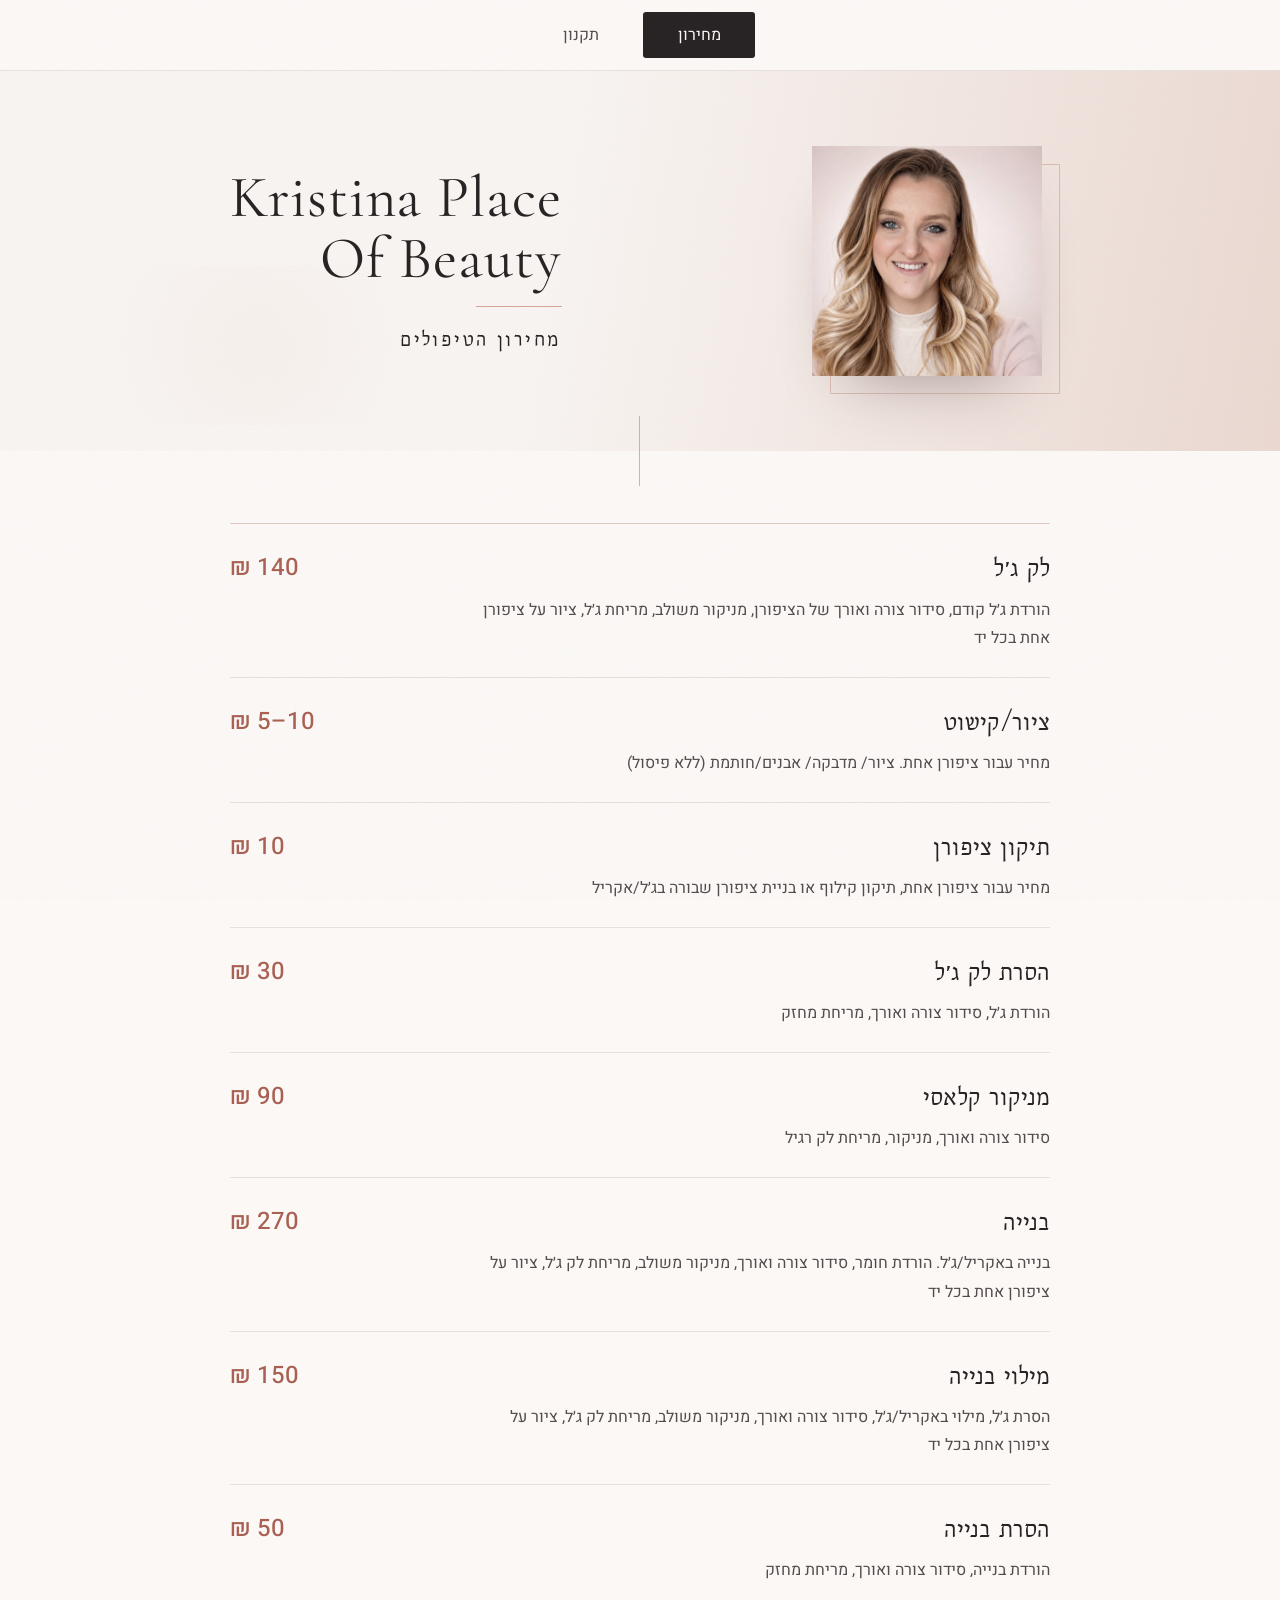
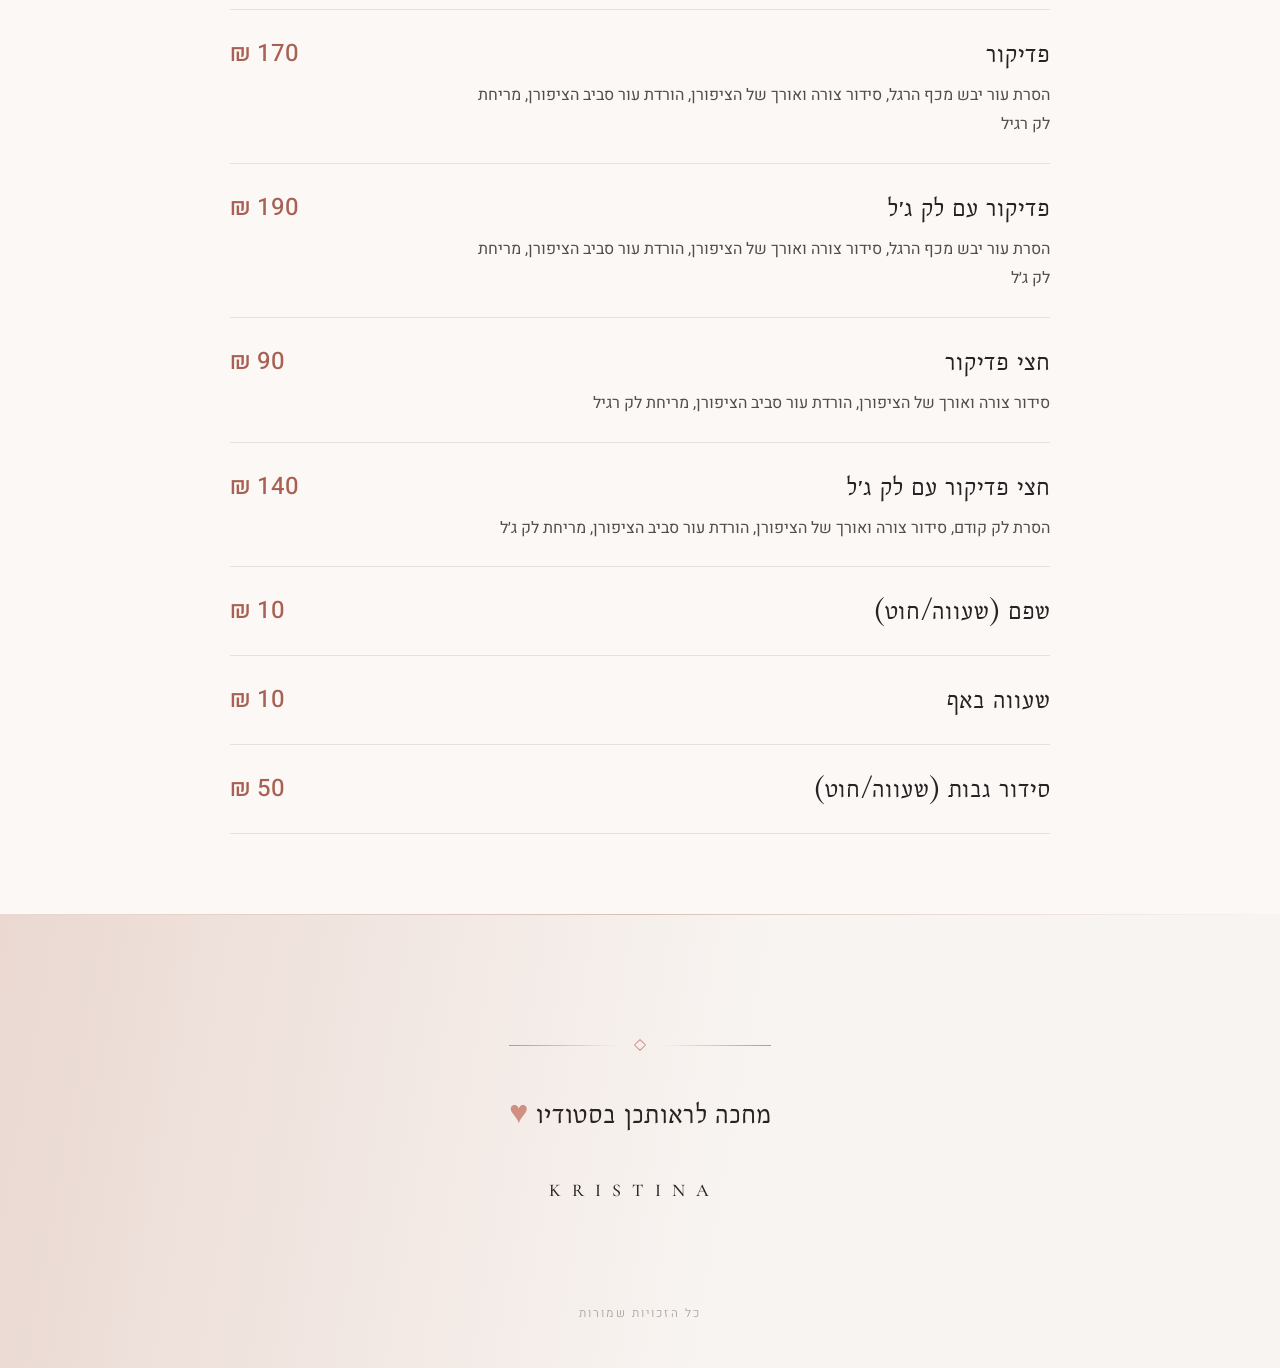
<file: index.html>
<!DOCTYPE html>
<html lang="he" dir="rtl">
<head>
<meta charset="utf-8">
<meta name="viewport" content="width=device-width, initial-scale=1, viewport-fit=cover">
<title>Kristina Place Of Beauty | מחירון ותקנון</title>
<meta name="description" content="כל המידע לקראת הביקור בסטודיו: טיפולים, מחירים ותקנון.">
<meta name="theme-color" content="#f8f4f1">
<meta name="color-scheme" content="light">

<!-- ============================================================
     תצוגה מקדימה בשיתוף (וואטסאפ / פייסבוק / טלגרם)
     חשוב: וואטסאפ קורא רק כתובות מלאות (https://...) - לא נתיב יחסי.
     ============================================================ -->
<link rel="canonical" href="https://kristinapolicy.vercel.app/">
<meta property="og:type" content="website">
<meta property="og:locale" content="he_IL">
<meta property="og:site_name" content="Kristina Place Of Beauty">
<meta property="og:url" content="https://kristinapolicy.vercel.app/">
<meta property="og:title" content="Kristina Place Of Beauty | מחירון ותקנון">
<meta property="og:description" content="כל המידע לקראת הביקור בסטודיו: טיפולים, מחירים ותקנון.">
<meta property="og:image" content="https://kristinapolicy.vercel.app/images/share-general.jpg?v=1">
<meta property="og:image:secure_url" content="https://kristinapolicy.vercel.app/images/share-general.jpg?v=1">
<meta property="og:image:type" content="image/jpeg">
<meta property="og:image:width" content="1200">
<meta property="og:image:height" content="630">
<meta property="og:image:alt" content="Kristina Place Of Beauty | מחירון ותקנון">

<meta name="twitter:card" content="summary_large_image">
<meta name="twitter:title" content="Kristina Place Of Beauty | מחירון ותקנון">
<meta name="twitter:description" content="כל המידע לקראת הביקור בסטודיו: טיפולים, מחירים ותקנון.">
<meta name="twitter:image" content="https://kristinapolicy.vercel.app/images/share-general.jpg?v=1">

<link rel="icon" href="images/favicon.png" type="image/png">
<link rel="apple-touch-icon" href="images/apple-touch-icon.png">

<link rel="preconnect" href="https://fonts.googleapis.com">
<link rel="preconnect" href="https://fonts.gstatic.com" crossorigin>
<link href="https://fonts.googleapis.com/css2?family=Bellefair&family=Cormorant+Garamond:ital,wght@0,300;0,400;0,500;0,600;1,400&family=Heebo:wght@300;400;500;600;700&display=swap" rel="stylesheet">

<link rel="stylesheet" href="styles.css">
</head>

<body class="price-page">

<nav class="page-nav" aria-label="עמודי הסטודיו">
  <div class="wrap page-nav__tabs">
    <a href="#prices" data-page="prices" aria-current="page">מחירון</a>
    <a href="#terms" data-page="terms">תקנון</a>
  </div>
</nav>

<div class="progress" id="progress" aria-hidden="true"></div>
<div class="glow" id="glow" aria-hidden="true"></div>

<!-- icon sprite -->
<svg width="0" height="0" style="position:absolute" aria-hidden="true" focusable="false">
  <symbol id="i-diamond" viewBox="0 0 24 24" fill="none" stroke="currentColor" stroke-width="1.8" stroke-linejoin="round">
    <path d="M12 2.6l9.4 9.4L12 21.4 2.6 12 12 2.6z"/>
  </symbol>
</svg>

<!-- ============================ HERO ============================ -->
<header class="hero" id="home">
  <div class="wrap hero__inner">
    <figure class="portrait fade" style="--d:.05s">
      <img class="portrait__img"
           src="images/kris.avif"
           alt="קריסטינה, בעלת הסטודיו Kristina Place Of Beauty"
           width="1080" height="1080"
           fetchpriority="high" decoding="async">
    </figure>

    <div class="hero__copy">
      <h1 class="hero__title fade" style="--d:.18s">
        <span class="hero__brand">Kristina Place Of Beauty</span>
        <span class="hero__doc">מחירון הטיפולים</span>
      </h1>
    </div>
  </div>
</header>

<!-- ============================ CONTENT ============================ -->
<main class="sheet" id="about">
<section id="prices" class="page-panel" aria-label="מחירון הטיפולים">
  <div class="wrap">
    <div class="price-list">
      <article class="price-item">
        <h2>לק ג׳ל</h2>
        <span class="price-item__amount"><bdi dir="ltr">140</bdi> ₪</span>
        <p>הורדת ג׳ל קודם, סידור צורה ואורך של הציפורן, מניקור משולב, מריחת ג׳ל, ציור על ציפורן אחת בכל יד</p>
      </article>
      <article class="price-item">
        <h2>ציור/קישוט</h2>
        <span class="price-item__amount"><bdi dir="ltr">5–10</bdi> ₪</span>
        <p>מחיר עבור ציפורן אחת. ציור/ מדבקה/ אבנים/חותמת (ללא פיסול)</p>
      </article>
      <article class="price-item">
        <h2>תיקון ציפורן</h2>
        <span class="price-item__amount"><bdi dir="ltr">10</bdi> ₪</span>
        <p>מחיר עבור ציפורן אחת, תיקון קילוף או בניית ציפורן שבורה בג׳ל/אקריל</p>
      </article>
      <article class="price-item">
        <h2>הסרת לק ג׳ל</h2>
        <span class="price-item__amount"><bdi dir="ltr">30</bdi> ₪</span>
        <p>הורדת ג׳ל, סידור צורה ואורך, מריחת מחזק</p>
      </article>
      <article class="price-item">
        <h2>מניקור קלאסי</h2>
        <span class="price-item__amount"><bdi dir="ltr">90</bdi> ₪</span>
        <p>סידור צורה ואורך, מניקור, מריחת לק רגיל</p>
      </article>
      <article class="price-item">
        <h2>בנייה</h2>
        <span class="price-item__amount"><bdi dir="ltr">270</bdi> ₪</span>
        <p>בנייה באקריל/ג׳ל. הורדת חומר, סידור צורה ואורך, מניקור משולב, מריחת לק ג׳ל, ציור על ציפורן אחת בכל יד</p>
      </article>
      <article class="price-item">
        <h2>מילוי בנייה</h2>
        <span class="price-item__amount"><bdi dir="ltr">150</bdi> ₪</span>
        <p>הסרת ג׳ל, מילוי באקריל/ג׳ל, סידור צורה ואורך, מניקור משולב, מריחת לק ג׳ל, ציור על ציפורן אחת בכל יד</p>
      </article>
      <article class="price-item">
        <h2>הסרת בנייה</h2>
        <span class="price-item__amount"><bdi dir="ltr">50</bdi> ₪</span>
        <p>הורדת בנייה, סידור צורה ואורך, מריחת מחזק</p>
      </article>
      <article class="price-item">
        <h2>פדיקור</h2>
        <span class="price-item__amount"><bdi dir="ltr">170</bdi> ₪</span>
        <p>הסרת עור יבש מכף הרגל, סידור צורה ואורך של הציפורן, הורדת עור סביב הציפורן, מריחת לק רגיל</p>
      </article>
      <article class="price-item">
        <h2>פדיקור עם לק ג׳ל</h2>
        <span class="price-item__amount"><bdi dir="ltr">190</bdi> ₪</span>
        <p>הסרת עור יבש מכף הרגל, סידור צורה ואורך של הציפורן, הורדת עור סביב הציפורן, מריחת לק ג׳ל</p>
      </article>
      <article class="price-item">
        <h2>חצי פדיקור</h2>
        <span class="price-item__amount"><bdi dir="ltr">90</bdi> ₪</span>
        <p>סידור צורה ואורך של הציפורן, הורדת עור סביב הציפורן, מריחת לק רגיל</p>
      </article>
      <article class="price-item">
        <h2>חצי פדיקור עם לק ג׳ל</h2>
        <span class="price-item__amount"><bdi dir="ltr">140</bdi> ₪</span>
        <p>הסרת לק קודם, סידור צורה ואורך של הציפורן, הורדת עור סביב הציפורן, מריחת לק ג׳ל</p>
      </article>
      <article class="price-item">
        <h2>שפם (שעווה/חוט)</h2>
        <span class="price-item__amount"><bdi dir="ltr">10</bdi> ₪</span>
      </article>
      <article class="price-item">
        <h2>שעווה באף</h2>
        <span class="price-item__amount"><bdi dir="ltr">10</bdi> ₪</span>
      </article>
      <article class="price-item">
        <h2>סידור גבות (שעווה/חוט)</h2>
        <span class="price-item__amount"><bdi dir="ltr">50</bdi> ₪</span>
      </article>
    </div>
  </div>
</section>
<section id="terms" class="page-panel" aria-label="תקנון הסטודיו">
  <div class="wrap">

    <!-- intro -->
    <section class="intro reveal">
      <h2>ברוכות <em>הבאות!</em></h2>
      <p>
        כדי שנוכל להעניק לכן שירות מקצועי, מדויק ואיכותי, וכדי לשמור על הזמן ועל הבריאות של כולן,
        אנא קראו בעיון את נהלי הסטודיו.
      </p>
    </section>

    <div class="cards">

      <!-- 01 -->
      <article class="card reveal" id="s1">
        <div class="card__head">
          <span class="card__badge">1</span>
          <h3>מדיניות ביטולים ושינוי תורים</h3>
        </div>
        <ul class="rules">
          <li style="--i:0"><span class="dot" aria-hidden="true"></span><p><strong>ביטול יום לפני התור:</strong> ביטול המבוצע יום קלנדרי אחד לפני מועד התור יגרור חיוב של <span class="chip">50%</span> מעלות הטיפול שהוזמן.</p></li>
          <li style="--i:1"><span class="dot" aria-hidden="true"></span><p><strong>ביטול ביום התור:</strong> ביטול ביום הטיפול, מכל סיבה שהיא, יגרור חיוב של <span class="chip">100%</span> מעלות הטיפול שהוזמן.</p></li>
          <li class="note" style="--i:2"><span class="dot" aria-hidden="true"></span><p><strong>שימו לב:</strong> קביעת תור חדש תתאפשר אך ורק לאחר הסדרת התשלום עבור התור שבוטל.</p></li>
          <li style="--i:3"><span class="dot" aria-hidden="true"></span><p><strong>שינוי סוג הטיפול שהוזמן:</strong> אם נקבע טיפול מסוים, למשל לק ג'ל או מבנה אנטומי, לא ניתן לשנותו במועד ההגעה לטיפול, כגון להסרת ג'ל בלבד. שינוי בסוג הטיפול דורש הודעה של <span class="chip">48 שעות</span> מראש. שינוי בהתראה קצרה מ־48 שעות יחויב לפי הטיפול המקורי ששוריין.</p></li>
        </ul>
      </article>

      <!-- 02 -->
      <article class="card reveal" id="s2">
        <div class="card__head">
          <span class="card__badge">2</span>
          <h3>זמני פעילות והודעות ביטול</h3>
        </div>
        <ul class="rules">
          <li style="--i:0"><span class="dot" aria-hidden="true"></span><p>ימי שישי ושבת, וכן השעות שלאחר <span class="chip">16:00</span> בימים ראשון עד חמישי, נחשבים לזמנים שבהם הסטודיו סגור.</p></li>
          <li style="--i:1"><span class="dot" aria-hidden="true"></span><p>הודעת ביטול שתישלח בזמנים אלה תיחשב כאילו התקבלה ביום העסקים הבא, ותסווג כביטול ביום התור, הכרוך בחיוב מלא.</p></li>
        </ul>
      </article>

      <!-- 03 -->
      <article class="card reveal" id="s3">
        <div class="card__head">
          <span class="card__badge">3</span>
          <h3>מדיניות איחורים והקדמות</h3>
        </div>
        <ul class="rules">
          <li style="--i:0"><span class="dot" aria-hidden="true"></span><p><strong>הקדמה:</strong> אין להקדים להגיע לסטודיו ללא תיאום מראש. אם הגעתן מוקדם יותר, יש ליצור קשר ולוודא שניתן לקבל אתכן לפני השעה שנקבעה.</p></li>
          <li style="--i:1"><span class="dot" aria-hidden="true"></span><p><strong>איחור של עד 10 דקות:</strong> אם אין מרווח זמן בלוח הזמנים, יבוצע טיפול בסיסי בלבד: בסיס טבעי, ללא עיצובים, ציורים, מורכבויות או מדבקות.</p></li>
          <li style="--i:2"><span class="dot" aria-hidden="true"></span><p><strong>איחור של יותר מ־10 דקות:</strong> לא יתאפשר טיפול. האיחור ייחשב כביטול ביום הטיפול ויגרור חיוב מלא של <span class="chip">100%</span>.</p></li>
          <li class="note" style="--i:3"><span class="dot" aria-hidden="true"></span><p><strong>תקשורת מראש:</strong> אם אתן רואות שאתן עלולות לאחר, אנא צרו קשר בהקדם כדי שננסה למצוא פתרון. אם לא יימצא פתרון, הנהלים שלעיל יחולו במלואם.</p></li>
        </ul>
      </article>

      <!-- 04 -->
      <article class="card reveal" id="s4">
        <div class="card__head">
          <span class="card__badge">4</span>
          <h3>אחריות על העבודה ותיקונים</h3>
        </div>
        <ul class="rules">
          <li style="--i:0"><span class="dot" aria-hidden="true"></span><p><strong>התרוממות הלק:</strong> ניתנת אחריות מלאה למשך <span class="chip">3 ימים</span> ממועד ביצוע הטיפול. תיקון במסגרת האחריות מותנה בתיאום מראש.</p></li>
          <li style="--i:1"><span class="dot" aria-hidden="true"></span><p><strong>בתום תקופת האחריות:</strong> תיקון ציפורן יבוצע בתשלום לפי המחירון העדכני ובתיאום מראש.</p></li>
          <li style="--i:2"><span class="dot" aria-hidden="true"></span><p><strong>שבירת ציפורן:</strong> אין אחריות על ציפורן שנשברה כתוצאה ממכה או מנזק מכני. ניתן לתאם תור לבנייה או לתיקון ציפורן, בתשלום לפי המחירון ובתיאום מראש.</p></li>
        </ul>
      </article>

      <!-- 05 -->
      <article class="card reveal" id="s5">
        <div class="card__head">
          <span class="card__badge">5</span>
          <h3>מצב בריאותי ומחלות ציפורניים</h3>
        </div>
        <ul class="rules">
          <li style="--i:0"><span class="dot" aria-hidden="true"></span><p>אין להגיע לטיפול במקרים של פטרת, ירוקת, פצע פתוח או דלקת סביב הציפורן.</p></li>
          <li style="--i:1"><span class="dot" aria-hidden="true"></span><p>במקרים אלה לא יינתן טיפול מטעמי היגיינה ובטיחות, והלקוחה תופנה לטיפול או לייעוץ רפואי.</p></li>
        </ul>
      </article>

      <!-- 06 -->
      <article class="card reveal" id="s6">
        <div class="card__head">
          <span class="card__badge">6</span>
          <h3>שימוש בחומרי הסטודיו בלבד</h3>
        </div>
        <ul class="rules">
          <li style="--i:0"><span class="dot" aria-hidden="true"></span><p>העבודה בסטודיו מתבצעת אך ורק באמצעות החומרים והתכשירים המאושרים והקיימים בקליניקה.</p></li>
          <li style="--i:1"><span class="dot" aria-hidden="true"></span><p>אין להגיע עם לקים, ג'לים או תכשירים חיצוניים שנרכשו באופן עצמאי ולבקש להשתמש בהם. אם לא תהיה הסכמה לשימוש בחומרי הקליניקה, הטיפול לא יבוצע.</p></li>
        </ul>
      </article>

      <!-- 07 -->
      <article class="card reveal" id="s7">
        <div class="card__head">
          <span class="card__badge">7</span>
          <h3>הגעה ללא מלווים</h3>
        </div>
        <ul class="rules">
          <li style="--i:0"><span class="dot" aria-hidden="true"></span><p>כדי לשמור על אווירה רגועה, סטרילית וממוקדת, ההגעה לסטודיו היא ללקוחה בלבד, ללא מלווים, לרבות ילדים, חברות או בני זוג.</p></li>
        </ul>
      </article>

      <!-- 08 -->
      <article class="card reveal" id="s8">
        <div class="card__head">
          <span class="card__badge">8</span>
          <h3>תשלום עבור השירות</h3>
        </div>
        <ul class="rules">
          <li style="--i:0"><span class="dot" aria-hidden="true"></span><p>התשלום עבור הטיפול מבוצע במקום, לפני תחילת הטיפול או בסיומו בלבד.</p></li>
          <li style="--i:1"><span class="dot" aria-hidden="true"></span><p>לא קיימת אפשרות לדחיית תשלום או ל"תשלום בהמשך".</p></li>
        </ul>
      </article>

      <!-- 09 -->
      <article class="card reveal" id="s9">
        <div class="card__head">
          <span class="card__badge">9</span>
          <h3>תיאום מראש לפי סוג הטיפול והעיצוב</h3>
        </div>
        <ul class="rules">
          <li style="--i:0"><span class="dot" aria-hidden="true"></span><p>חובה לבחור ולשריין מראש את התור המתאים לשירות המבוקש. אם מתוכנן עיצוב מורכב, כגון עיצוב לכל עשר הציפורניים, ציורים או אלמנטים הדורשים זמן עבודה נוסף, יש לעדכן על כך בעת קביעת התור כדי להבטיח מרווח זמן מספק. לא ניתן לבצע עיצובים החורגים מהזמן ששוריין בפועל.</p></li>
        </ul>
      </article>

      <!-- 10 -->
      <article class="card reveal" id="s10">
        <div class="card__head">
          <span class="card__badge">10</span>
          <h3>אישור עיצוב, צבע ושינויים לאחר סיום הטיפול</h3>
        </div>
        <ul class="rules">
          <li style="--i:0"><span class="dot" aria-hidden="true"></span><p>בחירת הצבע והעיצוב נעשית בתיאום מלא במהלך הטיפול. לאחר סיום התור לא ניתן לבצע שינויים או החלפות ללא עלות. אם אינך מרוצה מהבחירה לאחר סיום הטיפול, שינוי הצבע או העיצוב יתאפשר אך ורק בתור חדש ובתשלום מלא לפי המחירון.</p></li>
        </ul>
      </article>

      <!-- 11 -->
      <article class="card reveal" id="s11">
        <div class="card__head">
          <span class="card__badge">11</span>
          <h3>תמונות השראה</h3>
        </div>
        <ul class="rules">
          <li style="--i:0"><span class="dot" aria-hidden="true"></span><p>ניתן להביא תמונות השראה מהאתר Pinterest, תמונות שנוצרו בבינה מלאכותית (AI) או עבודות של אמניות אחרות. עם זאת, אין התחייבות להעתקה מדויקת. עבודת יד מושפעת ממבנה הציפורן, מהטכניקה ומהחומרים, ולכן התוצאה תהיה בהשראת התמונה בלבד. התחייבות לתוצאה מדויקת ניתנת רק לעבודות מתוך תיק העבודות הרשמי של הסטודיו.</p></li>
        </ul>
      </article>

    </div>
  </div>
</section>
</main>

<!-- ============================ FOOTER ============================ -->
<footer class="foot" id="contact">
  <div class="wrap foot__inner">
    <div class="ornament reveal">
      <i></i><svg><use href="#i-diamond"/></svg><i></i>
    </div>


    <p class="thanks reveal">מחכה לראותכן בסטודיו <span class="heart">♥</span></p>
    <p class="brand reveal">Kristina</p>
    <p class="brand brand--sub reveal">Place&nbsp;Of&nbsp;Beauty</p>
    <p class="rights">כל הזכויות שמורות</p>
  </div>
</footer>

<!-- side rail -->
<aside class="rail" id="rail" aria-hidden="true">
  <b id="railNum">01</b>
  <span class="track"><i id="railFill"></i></span>
  <small>11</small>
</aside>

<script src="navigation.js"></script>
<script>
(function () {
  var reduce = window.matchMedia('(prefers-reduced-motion: reduce)').matches;

  /* ---- reveal on scroll ----
     Runs under reduced motion too: CSS downgrades it to a plain opacity fade
     rather than removing the cue that content is arriving. */
  var targets = document.querySelectorAll('.reveal, .card');
  if ('IntersectionObserver' in window) {
    var io = new IntersectionObserver(function (entries) {
      entries.forEach(function (e) {
        if (e.isIntersecting) { e.target.classList.add('in'); io.unobserve(e.target); }
      });
    }, { rootMargin: '0px 0px -12% 0px', threshold: 0.12 });
    targets.forEach(function (t) { io.observe(t); });
  } else {
    targets.forEach(function (t) { t.classList.add('in'); });
  }

  /* ---- idle the ambient loops while their section is off-screen ----
     Orbs, shimmer and the scroll cue are infinite animations; there is no
     reason to burn GPU on them once the user has scrolled past. */
  if ('IntersectionObserver' in window) {
    var pauseIO = new IntersectionObserver(function (entries) {
      entries.forEach(function (e) { e.target.classList.toggle('paused', !e.isIntersecting); });
    }, { threshold: 0 });
    document.querySelectorAll('.hero, .foot').forEach(function (s) { pauseIO.observe(s); });
  }

  /* ---- scroll progress + side rail ---- */
  var bar   = document.getElementById('progress');
  var rail  = document.getElementById('rail');
  var rNum  = document.getElementById('railNum');
  var rFill = document.getElementById('railFill');
  var cards = Array.prototype.slice.call(document.querySelectorAll('.card'));
  var ticking = false;

  function onScroll() {
    var doc = document.documentElement;
    var max = doc.scrollHeight - window.innerHeight;
    var p = max > 0 ? Math.min(1, Math.max(0, window.scrollY / max)) : 0;
    bar.style.setProperty('--p', p);
    /* transform, not height: no layout work per scroll frame */
    rFill.style.transform = 'scaleY(' + p.toFixed(4) + ')';

    var mid = window.innerHeight * 0.42, current = 0;
    for (var i = 0; i < cards.length; i++) {
      if (cards[i].getClientRects().length && cards[i].getBoundingClientRect().top <= mid) current = i + 1;
    }
    if (current > 0) {
      rail.classList.add('on');
      rNum.textContent = current < 10 ? '0' + current : String(current);
    } else {
      rail.classList.remove('on');
    }
    ticking = false;
  }
  window.addEventListener('scroll', function () {
    if (!ticking) { ticking = true; requestAnimationFrame(onScroll); }
  }, { passive: true });
  window.addEventListener('resize', onScroll, { passive: true });
  onScroll();

  /* ---- soft pointer glow (fine pointers only) ---- */
  var glow = document.getElementById('glow');
  if (!reduce && window.matchMedia('(hover: hover) and (pointer: fine)').matches) {
    var gx = window.innerWidth / 2, gy = window.innerHeight / 2, cx = gx, cy = gy, raf;
    document.body.classList.add('has-pointer');
    window.addEventListener('pointermove', function (e) {
      gx = e.clientX; gy = e.clientY;
      if (!raf) raf = requestAnimationFrame(loop);
    }, { passive: true });
    function loop() {
      cx += (gx - cx) * 0.09;
      cy += (gy - cy) * 0.09;
      glow.style.transform = 'translate3d(' + cx + 'px,' + cy + 'px,0)';
      raf = (Math.abs(gx - cx) > 0.5 || Math.abs(gy - cy) > 0.5) ? requestAnimationFrame(loop) : null;
    }
  }
})();
</script>

</body>
</html>
</file>
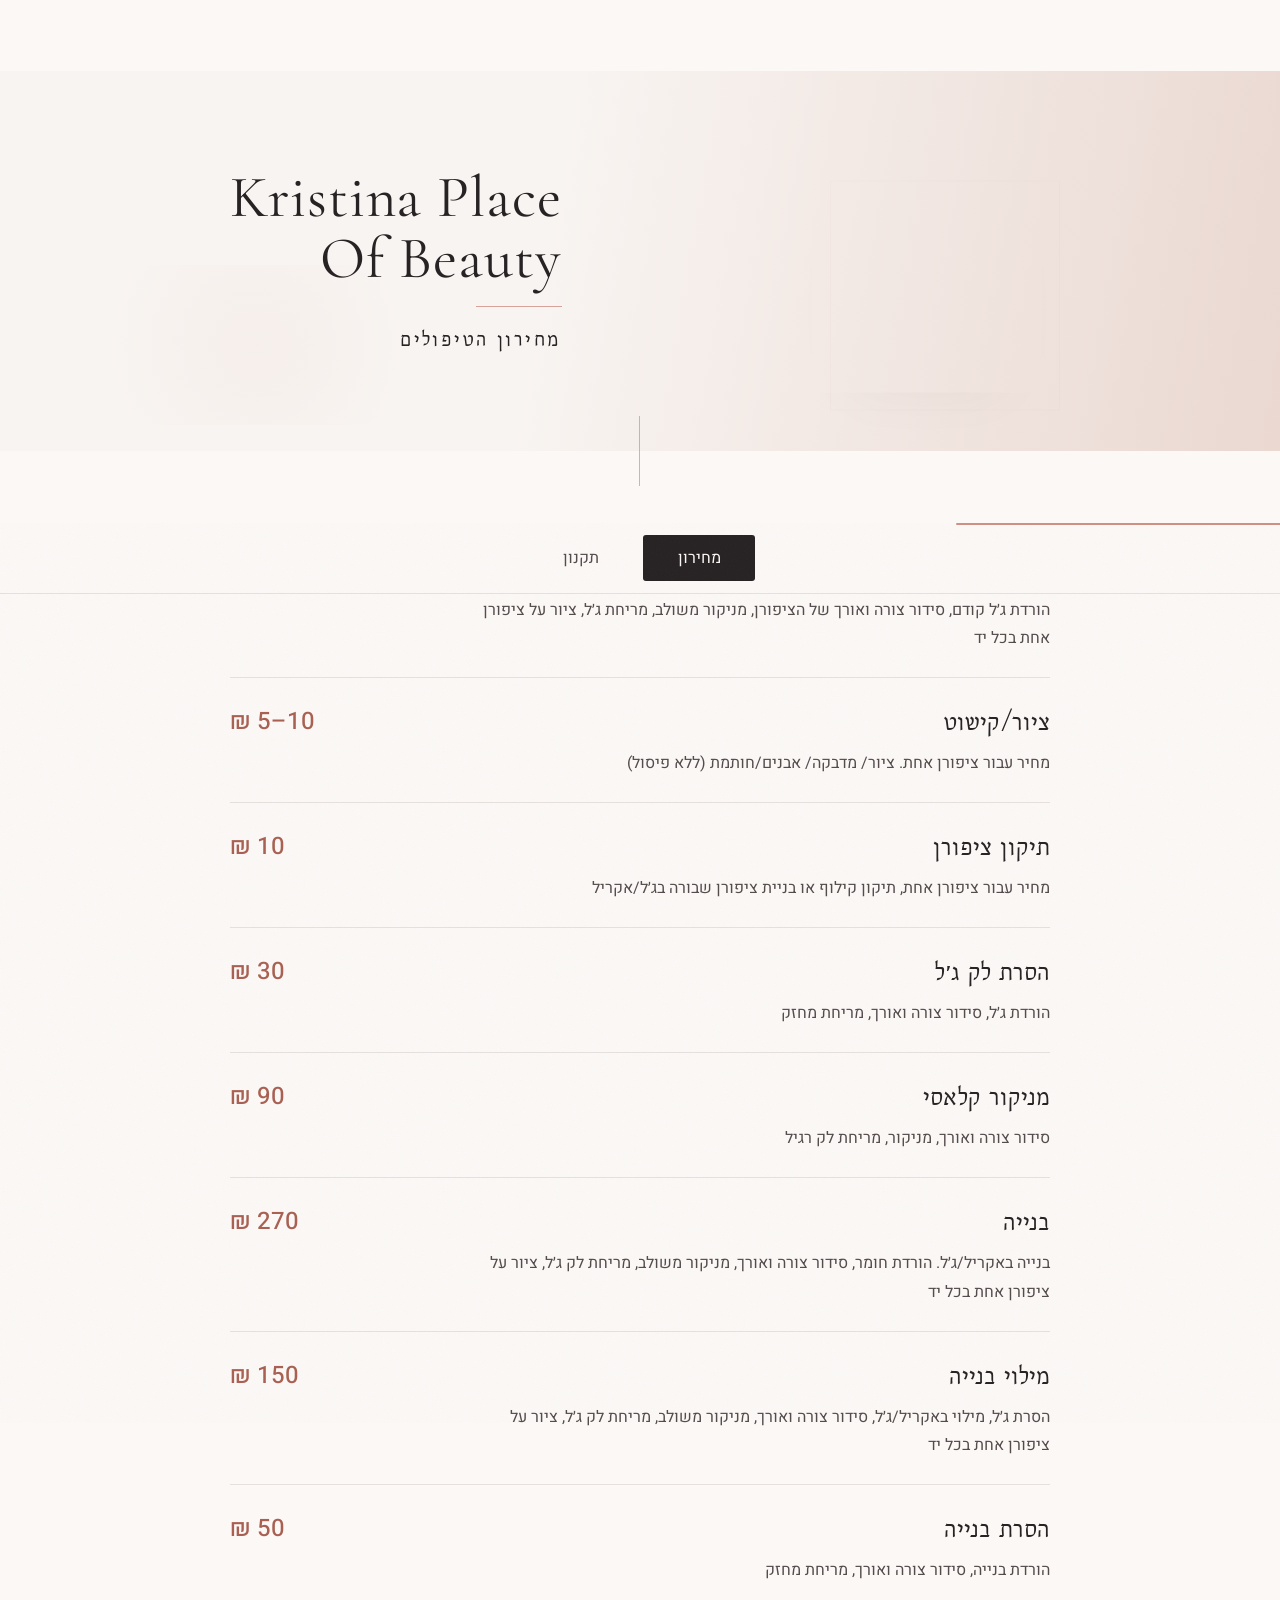
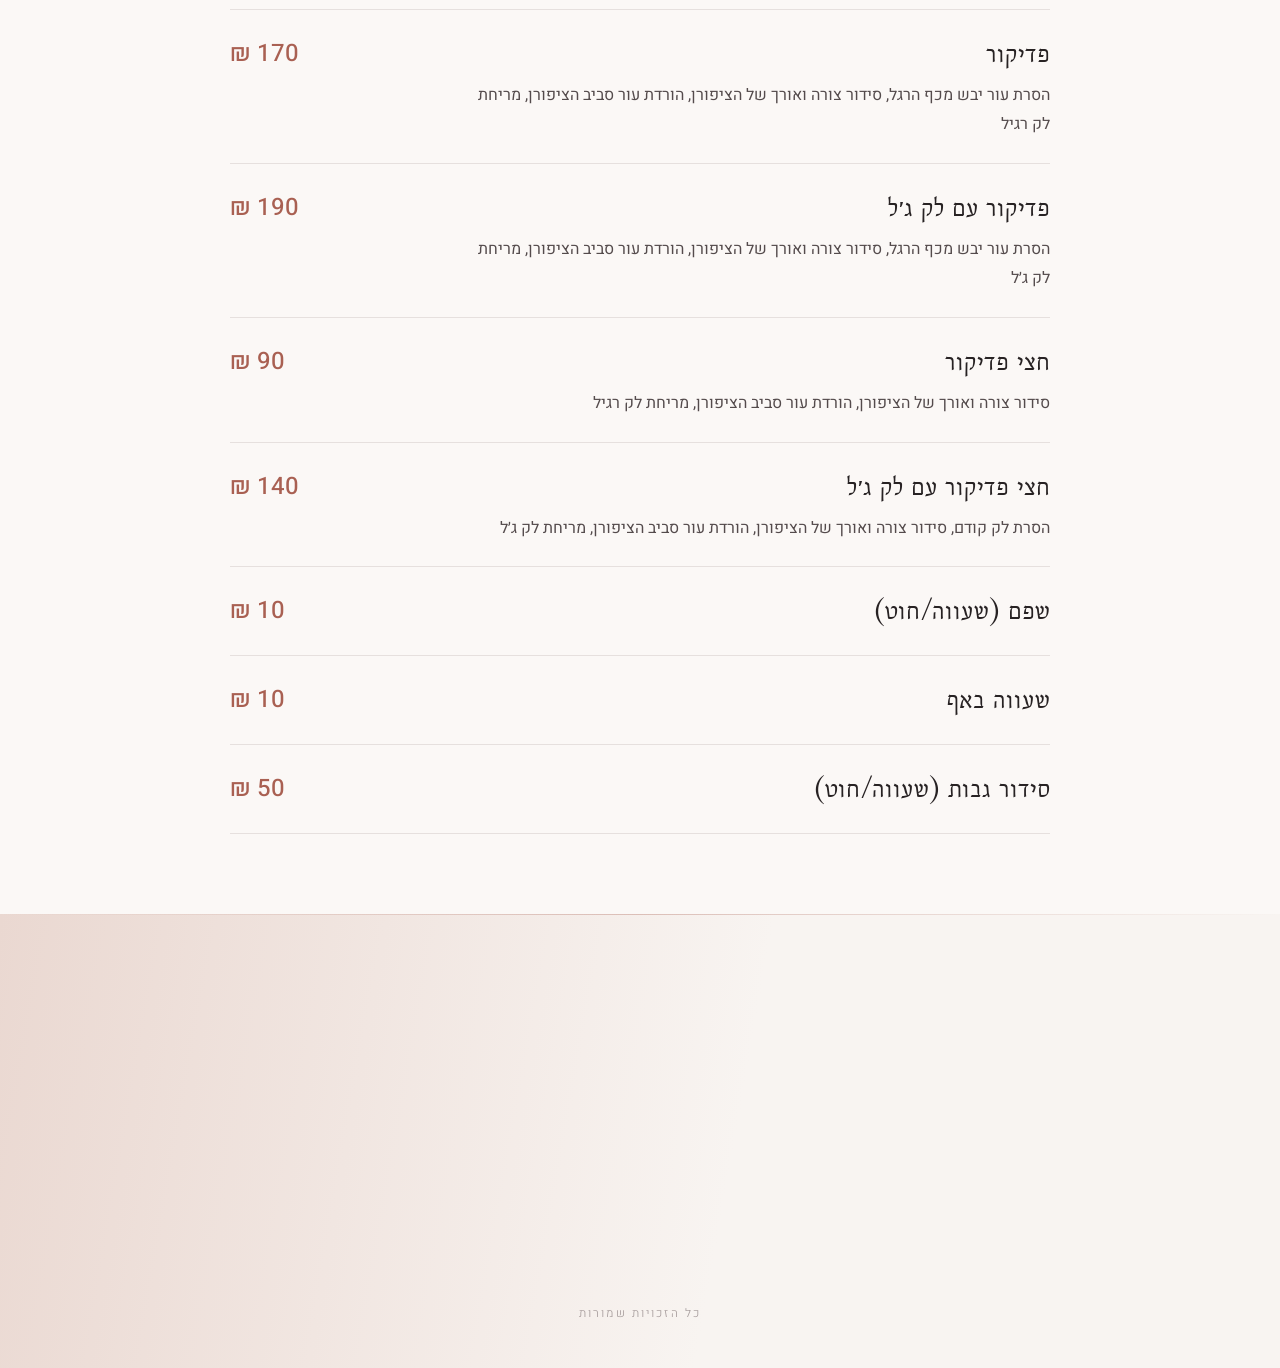
<file: prices.html>
<!doctype html>
<html lang="he" dir="rtl">
<head>
<meta charset="utf-8">
<meta http-equiv="refresh" content="0;url=./#prices">
<link rel="canonical" href="https://kristinapolicy.vercel.app/">
<title>מחירון · Kristina Place Of Beauty</title>
</head>
<body><a href="./#prices">למחירון הטיפולים</a></body>
</html>
</file>
<file: styles.css>
/* ============================================================
   Kristina Place Of Beauty - Studio Terms
   Single-file static page. No dependencies, no scripts required
   for readability (JS only enhances motion).
   ============================================================ */

/* ---------- reset ---------- */
*,*::before,*::after{box-sizing:border-box;margin:0;padding:0}
html{-webkit-text-size-adjust:100%}
img,svg{display:block;max-width:100%}
ul{list-style:none}

/* ---------- tokens ---------- */
:root{
  --plum:#2A1C24;
  --plum-deep:#1B1116;
  --ink:#2E2028;
  --ink-2:#4A3841;
  --muted:#7C6871;
  --cream:#FCF8F5;
  --cream-2:#F6ECE4;
  --cream-3:#EFE1D6;

  --gold-1:#E9CBA7;
  --gold-2:#C08457;
  --gold-3:#F6E6D2;
  --gold-deep:#A96C42;
  --rose:#D9A7AC;

  --line:rgba(192,132,87,.20);
  --line-strong:rgba(192,132,87,.38);

  --shadow-s:0 1px 2px rgba(42,28,36,.04), 0 6px 18px rgba(42,28,36,.05);
  --shadow-m:0 2px 6px rgba(42,28,36,.05), 0 20px 50px -18px rgba(42,28,36,.22);
  --shadow-l:0 30px 80px -30px rgba(42,28,36,.42);

  /* Bellefair - סריף עברי אלגנטי ומודרני לכותרות (עברית + לטינית)
     Heebo - סאנס עברי נקי וקריא לגוף הטקסט
     Cormorant - רק ללטינית: שם המותג והספרות */
  --serif:"Bellefair", "Frank Ruhl Libre", Georgia, serif;
  --sans:"Heebo", "Assistant", "Segoe UI", system-ui, -apple-system, sans-serif;
  --display:"Cormorant Garamond", "Bellefair", serif;

  --s-0:clamp(.95rem, .9rem + .22vw, 1.075rem);
  --s-1:clamp(1.05rem, .98rem + .34vw, 1.22rem);
  --s-2:clamp(1.35rem, 1.15rem + .9vw, 1.9rem);
  --s-3:clamp(2rem, 1.5rem + 2.4vw, 3.4rem);
  --s-4:clamp(2.8rem, 1.7rem + 5.2vw, 6.2rem);

  --wrap:min(1120px, 91vw);

  /* motion tokens - built-in easings are too weak */
  --ease:cubic-bezier(.22,.72,.24,1);        /* ambient drift */
  --ease-out:cubic-bezier(.23,1,.32,1);      /* entrances + hover exits */
  --ease-in-out:cubic-bezier(.77,0,.175,1);  /* on-screen movement */
}

/* ambient loops idle when their section is off-screen */
.paused,.paused *{animation-play-state:paused !important}

/* ---------- base ---------- */
html{scroll-behavior:smooth}
body{
  font-family:var(--sans);
  font-size:var(--s-0);
  line-height:1.78;
  color:var(--ink);
  background:var(--plum-deep);
  overflow-x:hidden;
  text-rendering:optimizeLegibility;
  -webkit-font-smoothing:antialiased;
}
.wrap{width:var(--wrap);margin-inline:auto}

/* film grain over everything */
body::after{
  /* no mix-blend-mode: a fixed full-screen blend layer forces the browser to
     re-blend the backdrop while the page scrolls. Plain low opacity looks the
     same and costs nothing. */
  content:"";position:fixed;inset:0;z-index:60;pointer-events:none;
  opacity:.045;
  background-image:url("data:image/svg+xml;charset=utf8,%3Csvg xmlns='http://www.w3.org/2000/svg' width='220' height='220'%3E%3Cfilter id='n'%3E%3CfeTurbulence type='fractalNoise' baseFrequency='.82' numOctaves='3' stitchTiles='stitch'/%3E%3C/filter%3E%3Crect width='100%25' height='100%25' filter='url(%23n)'/%3E%3C/svg%3E");
}

/* ---------- scroll progress ---------- */
.progress{
  position:fixed;inset-block-start:0;inset-inline:0;height:3px;z-index:70;
  background:linear-gradient(90deg,var(--gold-3),var(--gold-2),var(--gold-deep));
  transform:scaleX(var(--p,0));transform-origin:right center;
  box-shadow:0 0 18px rgba(192,132,87,.55);
}

/* ---------- pointer glow ---------- */
.glow{
  position:fixed;top:0;left:0;width:520px;height:520px;z-index:0;pointer-events:none;
  margin:-260px 0 0 -260px;border-radius:50%;opacity:0;
  background:radial-gradient(circle,rgba(233,203,167,.22),rgba(233,203,167,0) 62%);
  transition:opacity .6s ease;will-change:transform;
}
body.has-pointer .glow{opacity:1}

/* ============================================================
   HERO
   ============================================================ */
.hero{
  position:relative;min-height:100svh;display:grid;place-items:center;
  padding:clamp(4rem,10vh,8rem) 0 clamp(7rem,14vh,10rem);
  overflow:hidden;isolation:isolate;color:var(--cream);
  background:
    radial-gradient(120% 90% at 80% 0%, #4A2F3C 0%, rgba(74,47,60,0) 55%),
    radial-gradient(90% 70% at 10% 100%, #3A2430 0%, rgba(58,36,48,0) 60%),
    linear-gradient(165deg,#2A1C24 0%, #1B1116 100%);
}
.orb{position:absolute;border-radius:50%;filter:blur(70px);pointer-events:none;z-index:-1;will-change:transform}
.orb--a{width:46vmax;height:46vmax;top:-16vmax;right:-12vmax;background:radial-gradient(circle,rgba(192,132,87,.42),transparent 66%);animation:drift 26s var(--ease) infinite}
.orb--b{width:38vmax;height:38vmax;bottom:-14vmax;left:-10vmax;background:radial-gradient(circle,rgba(217,167,172,.34),transparent 66%);animation:drift 32s var(--ease) infinite reverse}
.orb--c{width:26vmax;height:26vmax;top:34%;left:26%;background:radial-gradient(circle,rgba(246,230,210,.20),transparent 68%);animation:drift 22s var(--ease) infinite}
@keyframes drift{
  0%,100%{transform:translate3d(0,0,0) scale(1)}
  33%{transform:translate3d(4%,7%,0) scale(1.09)}
  66%{transform:translate3d(-5%,-4%,0) scale(.95)}
}
/* thin luminous grid */
.hero::before{
  content:"";position:absolute;inset:0;z-index:-1;opacity:.16;
  background-image:linear-gradient(rgba(246,230,210,.16) 1px,transparent 1px),
                   linear-gradient(90deg,rgba(246,230,210,.16) 1px,transparent 1px);
  background-size:clamp(70px,7vw,110px) clamp(70px,7vw,110px);
  -webkit-mask-image:radial-gradient(70% 60% at 50% 42%,#000 0%,transparent 78%);
          mask-image:radial-gradient(70% 60% at 50% 42%,#000 0%,transparent 78%);
}

.hero__inner{text-align:center;position:relative;z-index:1}

/* ---------- hero portrait ---------- */
.portrait{
  position:relative;margin:0 auto clamp(1.4rem,3.4vh,2.2rem);
  width:clamp(132px,20vw,196px);aspect-ratio:4/5;
  border-radius:999px 999px 22px 22px;   /* קשת עדינה, לא עיגול מלא */
  background:linear-gradient(160deg,#3B2833,#241820);
  box-shadow:0 26px 60px -26px rgba(0,0,0,.75), inset 0 0 0 1px rgba(233,203,167,.28);
  isolation:isolate;
}
.portrait__img{
  width:100%;height:100%;object-fit:cover;border-radius:inherit;
  /* object-position גבוה מעט: פנים/ידיים יושבות בשליש העליון של הקשת */
  object-position:50% 38%;
}
/* טבעת זהב דקה שמרחפת מעל התמונה */
.portrait__ring{
  position:absolute;inset:-7px;border-radius:inherit;pointer-events:none;
  border:1px solid rgba(233,203,167,.42);
  -webkit-mask-image:linear-gradient(200deg,#000 10%,rgba(0,0,0,.15) 70%);
          mask-image:linear-gradient(200deg,#000 10%,rgba(0,0,0,.15) 70%);
}
/* מונוגרם - נראה רק אם התמונה חסרה */
.portrait__mono{
  position:absolute;inset:0;z-index:-1;display:grid;place-items:center;
  font-family:var(--display);font-size:clamp(3.4rem,7vw,5rem);font-weight:500;
  color:transparent;-webkit-text-stroke:1px rgba(233,203,167,.55);
  padding-bottom:.1em;
}
.portrait.is-empty{background:linear-gradient(160deg,#3B2833,#1F1219)}
@media (max-width:480px){
  .portrait{width:clamp(112px,32vw,150px)}
}

.brand{font-family:var(--display);letter-spacing:.62em;text-indent:.62em;
  font-size:clamp(.82rem,.72rem + .5vw,1.15rem);font-weight:500;text-transform:uppercase;
  color:var(--gold-1);opacity:.96}
.brand--sub{letter-spacing:.42em;text-indent:.42em;font-size:clamp(.62rem,.56rem + .3vw,.82rem);
  color:rgba(252,248,245,.62);margin-top:.7rem;font-weight:400}

.ornament{display:flex;align-items:center;justify-content:center;gap:.9rem;margin:clamp(1.6rem,4vh,2.6rem) auto}
.ornament i{display:block;height:1px;width:clamp(40px,9vw,110px);
  background:linear-gradient(var(--dir,90deg),transparent,var(--gold-2))}
.ornament i:last-child{--dir:270deg}
.ornament svg{width:14px;height:14px;color:var(--gold-1);animation:spin 14s linear infinite}
@keyframes spin{to{transform:rotate(360deg)}}

.hero__title{
  font-family:var(--serif);font-weight:900;font-size:var(--s-4);line-height:1.02;
  letter-spacing:-.015em;
  background:linear-gradient(100deg,var(--gold-3) 0%,#fff6ea 18%,var(--gold-2) 38%,var(--gold-3) 52%,var(--gold-2) 66%,#fff6ea 84%,var(--gold-3) 100%);
  background-size:260% 100%;
  -webkit-background-clip:text;background-clip:text;color:transparent;
  animation:shine 9s linear infinite;
}
@keyframes shine{to{background-position:-260% 0}}
.word{display:inline-block;overflow:hidden;vertical-align:bottom;padding-bottom:.1em}
.word>span{display:inline-block;transform:translateY(118%);animation:rise .9s var(--ease-out) forwards;animation-delay:var(--d,0s)}
@keyframes rise{to{transform:translateY(0)}}

.hero__meta{
  margin-top:clamp(1.4rem,3.4vh,2.2rem);font-size:clamp(.8rem,.74rem + .3vw,.98rem);
  letter-spacing:.24em;text-indent:.24em;color:rgba(252,248,245,.66);font-weight:300;
}
.hero__meta b{color:var(--gold-1);font-weight:500}

.cue{position:absolute;inset-block-end:clamp(1.6rem,5vh,3rem);inset-inline:0;display:grid;justify-items:center;gap:.85rem;z-index:1}
.cue span{font-size:.66rem;letter-spacing:.42em;text-indent:.42em;color:rgba(252,248,245,.5)}
.cue i{display:block;width:1px;height:64px;background:linear-gradient(rgba(233,203,167,.7),transparent);position:relative;overflow:hidden}
.cue i::after{content:"";position:absolute;inset-block-start:0;inset-inline:0;height:16px;background:var(--gold-1);
  animation:slide 2.4s var(--ease-in-out) infinite;will-change:transform}
@keyframes slide{0%{transform:translateY(-18px);opacity:0}25%{opacity:1}100%{transform:translateY(64px);opacity:0}}

/* fade-in helpers for hero */
.fade{opacity:0;transform:translateY(18px);animation:fadeUp .85s var(--ease-out) forwards;animation-delay:var(--d,0s)}
@keyframes fadeUp{to{opacity:1;transform:none}}

/* ============================================================
   SHEET (light content)
   ============================================================ */
.sheet{
  position:relative;z-index:2;background:var(--cream);
  border-radius:clamp(28px,4vw,56px) clamp(28px,4vw,56px) 0 0;
  margin-top:clamp(-6rem,-8vh,-3.5rem);
  padding:clamp(3.4rem,8vh,6rem) 0 clamp(4rem,9vh,7rem);
  box-shadow:0 -26px 70px -20px rgba(27,17,22,.55);
  overflow:hidden;
}
.sheet::before{
  content:"";position:absolute;inset-block-start:0;inset-inline:0;height:1px;
  background:linear-gradient(90deg,transparent,var(--gold-2),transparent);opacity:.7;
}
.sheet::after{
  content:"";position:absolute;inset-block-start:-10%;inset-inline-start:-10%;width:60vmax;height:60vmax;
  background:radial-gradient(circle,rgba(217,167,172,.13),transparent 62%);pointer-events:none;
}

/* ---------- rules cards ---------- */
.cards{display:grid;gap:clamp(1rem,2.2vw,1.6rem)}
.card{
  position:relative;padding:clamp(1.6rem,3.4vw,2.6rem) clamp(1.4rem,3.2vw,2.6rem);
  border-radius:24px;overflow:hidden;isolation:isolate;
  background:rgba(255,255,255,.86);
  border:1px solid var(--line);
  box-shadow:var(--shadow-s);
  transition:transform 240ms var(--ease-out),box-shadow 240ms var(--ease-out),border-color 240ms ease;
}
/* corner wash */
.card::before{
  content:"";position:absolute;inset-block-start:-40%;inset-inline-start:-14%;width:56%;height:180%;z-index:-1;
  background:radial-gradient(circle at 50% 50%,rgba(233,203,167,.26),transparent 66%);
  opacity:0;transition:opacity 300ms ease;
}
@media (hover:hover) and (pointer:fine){
  .card:hover{transform:translateY(-4px);box-shadow:var(--shadow-m);border-color:var(--line-strong)}
  .card:hover::before{opacity:1}
}
.card__head{display:flex;align-items:center;gap:clamp(.85rem,1.7vw,1.2rem);margin-bottom:1.35rem}

/* ---------- section number ---------- */
.card__badge{
  flex:none;position:relative;display:grid;place-items:center;
  width:clamp(48px,5.4vw,60px);aspect-ratio:1;border-radius:50%;
  font-family:var(--display);font-variant-numeric:lining-nums tabular-nums;
  font-size:clamp(1.45rem,1.15rem + .85vw,1.85rem);font-weight:500;line-height:1;
  letter-spacing:-.02em;color:var(--gold-deep);
  padding-bottom:.06em;              /* איזון אופטי של הספרה במרכז המעגל */
  background:linear-gradient(155deg,#fff,var(--cream-2) 68%,var(--cream-3));
  box-shadow:inset 0 0 0 1px rgba(192,132,87,.34),
             0 10px 22px -14px rgba(169,108,66,.85);
  transition:transform 240ms var(--ease-out),color 240ms ease;
}
/* טבעת חיצונית דקה שנפתחת החוצה ב-hover */
.card__badge::after{
  content:"";position:absolute;inset:-6px;border-radius:50%;
  border:1px solid rgba(192,132,87,.42);
  opacity:0;transform:scale(.86);
  transition:opacity 240ms ease,transform 240ms var(--ease-out);
}
@media (hover:hover) and (pointer:fine){
  .card:hover .card__badge{transform:scale(1.05);color:var(--gold-2)}
  .card:hover .card__badge::after{opacity:1;transform:scale(1)}
}
.card__head h3{
  font-family:var(--serif);font-weight:700;font-size:var(--s-2);line-height:1.28;color:var(--ink);
  letter-spacing:-.012em;
}

.rules{display:grid;gap:.95rem}
.rules li{
  position:relative;display:flex;gap:.85rem;align-items:flex-start;
  padding-inline-start:.2rem;
  opacity:0;transform:translateY(14px);
}
.card.in .rules li{animation:fadeUp .55s var(--ease-out) forwards;animation-delay:calc(120ms + var(--i,0) * 60ms)}
.rules li .dot{
  flex:none;width:9px;height:9px;margin-top:.62em;transform:rotate(45deg);border-radius:2px;
  background:linear-gradient(140deg,var(--gold-1),var(--gold-2));
  box-shadow:0 0 0 3px rgba(192,132,87,.10);
}
.rules p{color:var(--ink-2);font-weight:300;font-size:var(--s-0);line-height:1.9}
.rules strong{font-weight:600;color:var(--ink)}

/* emphasised note row */
.rules li.note{
  background:linear-gradient(100deg,rgba(217,167,172,.16),rgba(233,203,167,.14));
  border:1px solid rgba(192,132,87,.24);border-radius:14px;
  padding:.85rem 1rem;align-items:center;
}
.rules li.note .dot{background:var(--rose);box-shadow:0 0 0 3px rgba(217,167,172,.22)}
.rules li.note p{color:var(--ink);font-weight:400}

/* accent chip inside text */
.chip{
  display:inline-block;padding:.06em .5em;margin-inline:.12em;border-radius:.5em;
  background:linear-gradient(140deg,var(--gold-3),rgba(233,203,167,.6));
  border:1px solid rgba(192,132,87,.3);color:var(--gold-deep);font-weight:600;
  font-variant-numeric:tabular-nums;
}

/* ---------- reveal ---------- */
/* transform + opacity only: no layout, no paint, stays on the GPU */
.reveal{opacity:0;transform:translateY(26px);
  transition:opacity 620ms var(--ease-out),transform 620ms var(--ease-out);
  transition-delay:var(--rd,0s)}
.reveal.in{opacity:1;transform:none}

/* ---------- side rail ---------- */
.rail{
  position:fixed;inset-inline-start:clamp(18px,2.4vw,40px);inset-block-start:50%;transform:translateY(-50%);
  z-index:40;display:grid;justify-items:center;gap:.75rem;pointer-events:none;
  font-family:var(--display);color:var(--gold-deep);
  opacity:0;transition:opacity 300ms var(--ease-out);
}
.rail.on{opacity:1}
.rail b{font-size:1.5rem;font-weight:600;line-height:1;font-variant-numeric:tabular-nums}
.rail small{font-size:.85rem;opacity:.55;font-weight:500}
.rail .track{position:relative;width:1px;height:26vh;background:rgba(192,132,87,.22);overflow:hidden}
/* scroll-scrubbed: scaleY (GPU) instead of height (layout), and no transition -
   a scrubbed indicator must track the finger exactly, not lag behind it */
.rail .track i{position:absolute;inset-block-start:0;inset-inline:0;height:100%;
  background:linear-gradient(var(--gold-2),var(--gold-deep));
  transform:scaleY(0);transform-origin:top center;will-change:transform}
@media (max-width:1180px){.rail{display:none}}

/* ============================================================
   FOOTER
   ============================================================ */
.foot{
  position:relative;overflow:hidden;text-align:center;color:var(--cream);
  padding:clamp(4rem,11vh,7.5rem) 0 clamp(2.4rem,5vh,3.4rem);
  background:
    radial-gradient(100% 80% at 50% 0%, #4A2F3C 0%, rgba(74,47,60,0) 60%),
    linear-gradient(180deg,#2A1C24,#1B1116);
  border-radius:clamp(28px,4vw,56px) clamp(28px,4vw,56px) 0 0;
  margin-top:-1px;
}
.foot::before{
  content:"";position:absolute;inset-block-start:0;inset-inline:0;height:1px;
  background:linear-gradient(90deg,transparent,var(--gold-2),transparent);opacity:.75;
}
.foot .orb--f{width:46vmax;height:46vmax;bottom:-26vmax;left:50%;margin-left:-23vmax;
  background:radial-gradient(circle,rgba(192,132,87,.34),transparent 65%);
  position:absolute;border-radius:50%;filter:blur(80px);z-index:0;
  animation:drift 30s var(--ease) infinite;will-change:transform}
.foot__inner{position:relative;z-index:1}
.thanks{
  font-family:var(--serif);font-weight:400;font-size:clamp(1.5rem,1.3rem + .9vw,2.1rem);line-height:1.6;color:var(--cream);
}
.heart{display:inline-block;color:var(--rose);animation:beat 2.6s var(--ease) infinite;transform-origin:center}
@keyframes beat{0%,100%{transform:scale(1)}12%{transform:scale(1.22)}24%{transform:scale(1)}36%{transform:scale(1.14)}48%{transform:scale(1)}}
.foot .brand{margin-top:clamp(1.6rem,4vh,2.4rem)}
.rights{margin-top:2.6rem;font-size:.74rem;letter-spacing:.18em;color:rgba(252,248,245,.36);font-weight:300}

/* ---------- motion / print ---------- */
/* Reduced motion = fewer, gentler animations - not zero.
   Movement and ambient loops go; opacity fades stay, because they still
   communicate that content is arriving. */
@media (prefers-reduced-motion:reduce){
  html{scroll-behavior:auto}
  .orb,.orb--f,.cue i::after,.ornament svg,.heart,.hero__title{animation:none !important}
  .hero__title{background-position:0 0}
  .glow{display:none}

  .word>span{transform:none;animation:none}
  .fade,.card.in .rules li{transform:none;animation:softIn .4s ease forwards;animation-delay:var(--d,0s)}
  .reveal{transform:none;transition:opacity 400ms ease;transition-delay:0s}

  .card,.card__badge{transition:box-shadow 200ms ease,border-color 200ms ease}
  .card:hover,.card:hover .card__badge{transform:none}
}
@keyframes softIn{to{opacity:1}}
@media print{
  body{background:#fff;color:#000}
  .hero,.foot{background:#fff;color:#000;min-height:auto;padding:2rem 0;box-shadow:none}
  .orb,.glow,.progress,.rail,.cue,body::after,.hero::before{display:none !important}
  .hero__title{color:#000;-webkit-text-fill-color:#000}
  .portrait{background:none;box-shadow:none;width:120px}
  .portrait__ring,.portrait__mono{display:none}


  .sheet{margin:0;box-shadow:none;border-radius:0;padding:1rem 0}
  .card{break-inside:avoid;page-break-inside:avoid;box-shadow:none;border:1px solid #ddd;background:#fff}
  .reveal,.rules li{opacity:1 !important;transform:none !important;filter:none !important}
}

/* ============================================================
   EDITORIAL SALON THEME
   ============================================================ */
:root{
  --plum:#211d1e;
  --plum-deep:#171415;
  --ink:#272223;
  --ink-2:#544b4c;
  --muted:#817576;
  --cream:#fbf8f6;
  --cream-2:#f4ece8;
  --cream-3:#ead9d3;
  --gold-1:#e5b9ae;
  --gold-2:#c78374;
  --gold-3:#f4dcd5;
  --gold-deep:#a96052;
  --rose:#cf8f83;
  --line:rgba(75,53,54,.12);
  --line-strong:rgba(169,96,82,.32);
  --shadow-s:0 10px 34px rgba(54,36,37,.05);
  --shadow-m:0 22px 54px rgba(54,36,37,.1);
  --wrap:min(1240px,92vw);
}
body{background:var(--cream);line-height:1.65}
body::after{opacity:.025}
.glow,.orb,.orb--f,.cue,.rail{display:none!important}
.progress{height:2px;background:var(--rose);box-shadow:none}

.topbar{
  position:absolute;inset:0 0 auto;z-index:20;height:88px;display:flex;align-items:center;
  border-bottom:1px solid rgba(39,34,35,.08);color:var(--ink)
}
.topbar__inner{width:var(--wrap);margin:auto;display:flex;align-items:center;justify-content:space-between;gap:2rem;direction:ltr}
.logo{color:inherit;text-decoration:none;line-height:1;text-align:center}
.logo strong{display:block;font-family:var(--display);font-size:1.55rem;font-weight:500;letter-spacing:.24em;text-transform:uppercase}
.logo small{display:block;margin-top:.42rem;font-size:.52rem;letter-spacing:.34em;text-transform:uppercase;color:var(--muted)}
.nav{display:flex;align-items:center;gap:clamp(1.2rem,2.5vw,2.6rem);font-size:.76rem;letter-spacing:.08em}
.nav a{color:inherit;text-decoration:none;position:relative}
.nav a::after{content:"";position:absolute;inset:auto 0 -.45rem;height:1px;background:var(--rose);transform:scaleX(0);transition:transform .2s ease}
.nav a:hover::after,.nav a:focus-visible::after{transform:scaleX(1)}
.topbar__cta{padding:.72rem 1.25rem;background:rgba(255,255,255,.48);border:1px solid rgba(169,96,82,.2);color:var(--ink);text-decoration:none;font-size:.72rem;letter-spacing:.1em;transition:background .2s ease,color .2s ease}
.topbar__cta:hover{background:var(--ink);color:#fff}

.hero{
  min-height:min(740px,100svh);padding:0;color:var(--ink);place-items:stretch;
  background:linear-gradient(100deg,#f8f4f1 0%,#f8f4f1 43%,#ead8d1 100%);
  isolation:isolate
}
.hero::before{
  display:block;opacity:.2;inset:auto auto 7% 4%;width:32%;height:42%;
  background:radial-gradient(circle at center,rgba(199,131,116,.24),transparent 68%);
  -webkit-mask-image:none;mask-image:none
}
.hero__inner{display:grid;grid-template-columns:minmax(0,1fr) minmax(420px,1.05fr);grid-template-areas:"copy photo";align-items:center;min-height:min(740px,100svh);text-align:right;direction:ltr}
.hero__copy{grid-area:copy;position:relative;z-index:2;direction:rtl;padding:clamp(3rem,8vw,7rem) clamp(1rem,5vw,5rem) clamp(5rem,8vw,7rem) 0}
.hero__kicker{font-family:var(--display);font-size:clamp(1.35rem,2.5vw,2.1rem);font-style:italic;color:var(--rose);margin-bottom:.3rem}
.hero__title{
  color:var(--ink);background:none;-webkit-background-clip:border-box;background-clip:border-box;
  -webkit-text-fill-color:var(--ink);opacity:1;transform:none;animation:none;
  font-family:var(--display);font-size:clamp(3.9rem,7.1vw,7.5rem);font-weight:400;line-height:.82;letter-spacing:0
}
.hero__title span{display:block}
.hero__title em{display:block;margin:.2em 0 .05em;font-size:.48em;font-weight:400;color:var(--rose)}
.hero__meta{max-width:38ch;margin:2rem 0 0;font-size:1.04rem;letter-spacing:0;line-height:1.75;color:var(--ink-2);font-weight:300}
.hero__actions{display:flex;align-items:center;gap:1.4rem;margin-top:2rem}
.button{display:inline-flex;align-items:center;justify-content:center;min-height:50px;padding:0 1.65rem;background:var(--ink);color:#fff;text-decoration:none;font-size:.78rem;letter-spacing:.06em;border:1px solid var(--ink);transition:transform .2s ease,background .2s ease,color .2s ease}
.button:hover{transform:translateY(-2px);background:transparent;color:var(--ink)}
.text-link{color:var(--ink);text-underline-offset:.35rem;text-decoration-color:var(--rose);font-size:.82rem}
.portrait{grid-area:photo;width:100%;height:100%;aspect-ratio:auto;margin:0;border-radius:0;background:#ead8d1;box-shadow:none;overflow:hidden}
.portrait::after{content:"";position:absolute;inset:0;background:linear-gradient(90deg,#f8f4f1 0%,transparent 24%),linear-gradient(0deg,rgba(60,36,36,.09),transparent 34%);pointer-events:none}
.portrait__img{height:100%;border-radius:0;object-position:50% 34%;filter:saturate(.74) contrast(.96)}
.portrait__ring,.portrait__mono{display:none}

.trust{position:relative;z-index:4;background:#ead0ca;border-block:1px solid rgba(117,74,69,.1)}
.trust__inner{width:var(--wrap);margin:auto;display:grid;grid-template-columns:repeat(4,1fr)}
.trust__item{padding:1.05rem 1.5rem;text-align:center;border-inline-start:1px solid rgba(117,74,69,.12)}
.trust__item:last-child{border-inline-end:1px solid rgba(117,74,69,.12)}
.trust__item b{display:block;font-family:var(--display);font-size:1rem;font-weight:600;letter-spacing:.08em}
.trust__item span{font-size:.73rem;color:var(--ink-2)}

.sheet{margin:0;border-radius:0;padding:clamp(4.5rem,9vh,7rem) 0;background:var(--cream);box-shadow:none;overflow:visible}
.sheet::before{width:1px;height:70px;inset:0 50% auto;background:var(--rose);transform:translateY(-35px)}
.sheet::after{display:none}
.cards{grid-template-columns:1fr;align-items:start;gap:1px;max-width:920px;margin-inline:auto;background:var(--line);border:1px solid var(--line)}
.card{height:100%;padding:2rem 2rem 2.2rem;border:0;border-radius:0;background:var(--cream);box-shadow:none;overflow:hidden}
.card::before{inset:0;width:4px;height:100%;background:var(--rose);opacity:0}
.card:hover{transform:none!important;box-shadow:none!important;background:#fff}
.card:hover::before{opacity:1}
.card__head,.rules{position:relative;z-index:1}
.card__head{gap:clamp(.9rem,1.8vw,1.25rem);padding-bottom:1.15rem;margin-bottom:1.15rem;border-bottom:1px solid var(--line)}

/* מספור עריכתי: ספרה נטויה גדולה, מופרדת מהכותרת בקו שיער */
.card__badge{
  width:auto;height:auto;aspect-ratio:auto;border-radius:0;
  min-width:1.9ch;
  padding-block:.12em;padding-inline:0 clamp(.75rem,1.6vw,1.05rem);
  background:none;box-shadow:none;
  border-inline-end:1px solid var(--line-strong);
  font-family:var(--display);font-style:italic;font-weight:400;
  font-size:clamp(2rem,1.5rem + 1.5vw,2.9rem);line-height:1.05;letter-spacing:0;
  color:var(--rose);
  transition:color .2s ease,border-color .2s ease;
}
.card__badge::after{display:none}
.card:hover .card__badge{transform:none;color:var(--gold-deep);border-color:rgba(169,96,82,.45)}
/* Bellefair קיים במשקל 400 בלבד - בקשת 500 הייתה מייצרת בולד סינתטי מכוער */
.card__head h3{font-family:var(--serif);font-size:clamp(1.6rem,1.4rem + .75vw,2rem);font-weight:400;line-height:1.28}
.rules{gap:.95rem}
.rules p{font-size:clamp(1.04rem,1rem + .22vw,1.16rem);line-height:1.8;font-weight:400;color:var(--ink-2)}
.rules li .dot{width:5px;height:5px;margin-top:.7em;border-radius:50%;transform:none;background:var(--rose);box-shadow:none}
.rules li.note{border:0;border-inline-start:2px solid var(--rose);border-radius:0;background:#f4e6e2;padding:.75rem 1rem}
.chip{padding:0 .35em;border:0;border-radius:0;background:#efd8d2;color:#8c4d42}

.foot{margin:0;border-radius:0;padding:5rem 0 2.5rem;background:var(--ink);color:var(--cream)}
.foot::before{background:linear-gradient(90deg,transparent,var(--rose),transparent)}

.foot .brand{color:var(--cream)}

@media (max-width:900px){
  .hero{min-height:auto}.hero__inner{width:100%;grid-template-columns:1fr;grid-template-areas:"photo" "copy";min-height:0}
  .portrait{height:min(62vh,560px)}
  .portrait::after{background:linear-gradient(0deg,#f8f4f1 0%,transparent 30%)}
  .hero__copy{width:min(92vw,650px);margin:auto;padding:2.5rem 0 4rem;text-align:center}
  .hero__meta{margin-inline:auto}.hero__actions{justify-content:center}
  .hero__title{font-size:clamp(3.6rem,15vw,6rem)}
  .trust__inner{grid-template-columns:repeat(2,1fr)}
  .cards{grid-template-columns:1fr}
}
@media (max-width:560px){
  .portrait{height:52vh;min-height:350px}
  .hero__copy{padding:2rem 1rem 3.5rem}.hero__kicker{font-size:1.2rem}.hero__meta{font-size:.94rem}


  .card{padding:1.5rem 1.25rem 1.7rem}.card__head h3{font-size:1.25rem}
}

/* ============================================================
   HERO - לוקאפ מינימלי + תמונה שלמה
   ============================================================ */
.hero__title{
  display:grid;gap:clamp(.7rem,1.4vw,1.05rem);
  font-family:var(--display);font-weight:400;font-size:1rem;
  line-height:1;letter-spacing:0;color:var(--ink);
}
.hero__brand{
  display:block;direction:ltr;
  font-size:clamp(2.25rem,4.6vw,4.3rem);line-height:1.04;letter-spacing:.015em;
  text-wrap:balance;
}
.hero__doc{
  display:block;position:relative;
  padding-block-start:clamp(.75rem,1.5vw,1.1rem);
  font-family:var(--serif);font-weight:400;
  font-size:clamp(1.2rem,1.9vw,1.8rem);line-height:1.3;letter-spacing:.1em;
  color:var(--rose);
}
/* קו שיער קצר שמפריד בין שם העסק לשם המסמך */
.hero__doc::before{
  content:"";position:absolute;inset-block-start:0;inset-inline-start:0;
  width:clamp(52px,7vw,86px);height:1px;background:var(--rose);opacity:.8;
}

/* התמונה מרובעת במקור (1080×1080) - מסגרת מרובעת מציגה אותה במלואה,
   בלי שום חיתוך, ובלי הדהוי קצוות שנראה כמו קטיעה. */
.portrait{
  width:min(100%,clamp(250px,32vw,430px));height:auto;aspect-ratio:1;
  margin-inline:auto;justify-self:center;align-self:center;
  background:none;overflow:visible;
  box-shadow:0 34px 64px -36px rgba(60,36,36,.45);
}
.portrait::after{display:none}
/* מסגרת שיער מוסטת - נותנת לתמונה מקום במקום לחתוך אותה */
.portrait::before{
  content:"";position:absolute;z-index:-1;pointer-events:none;
  inset:clamp(10px,1.5vw,18px) calc(-1 * clamp(10px,1.5vw,18px))
        calc(-1 * clamp(10px,1.5vw,18px)) clamp(10px,1.5vw,18px);
  border:1px solid rgba(169,96,82,.3);
}
.portrait__img{
  width:100%;height:100%;object-fit:cover;object-position:50% 50%;
  filter:saturate(.84) contrast(.98);
}

@media (max-width:900px){
  /* התמונה היא האלמנט הראשון בעמוד - בלי ריווח עליון היא נדבקת לקצה המסך */
  .hero__inner{padding-block-start:clamp(2.75rem,10vw,4.5rem);row-gap:clamp(1.5rem,5vw,2.25rem)}
  .portrait{width:min(74vw,360px)}
  .hero__doc::before{inset-inline:0;margin-inline:auto}
  .hero__copy{padding-block:0 clamp(3rem,8vw,4.5rem)}
}

/* ============================================================
   INTRO - ברוכות הבאות
   ============================================================ */
.intro{
  max-width:58ch;margin:0 auto clamp(3rem,6vw,4.75rem);
  text-align:center;
}
.intro h2{
  font-family:var(--serif);font-weight:400;letter-spacing:0;
  font-size:clamp(2.6rem,4.8vw,4rem);line-height:1.1;color:var(--ink);
}
.intro h2 em{font-style:normal;color:var(--rose)}
.intro p{
  margin-top:clamp(1rem,1.8vw,1.5rem);
  font-size:clamp(1.15rem,1.06rem + .4vw,1.34rem);line-height:1.78;
  font-weight:300;color:var(--ink-2);
  text-wrap:pretty;
}
/* קו שיער קצר שסוגר את הפתיח ומוביל אל הסעיפים */
.intro::after{
  content:"";display:block;width:52px;height:1px;
  margin:clamp(1.6rem,3vw,2.4rem) auto 0;
  background:var(--rose);opacity:.7;
}

/* ============================================================
   FOOTER - אותו גרדיאנט של ההירו, ממוראה לצד השני
   ============================================================ */
.foot{
  /* ההירו: 100deg (הוורוד בצד אחד) - כאן 280deg סוגר את הדף מהצד הנגדי */
  background:linear-gradient(280deg,#f8f4f1 0%,#f8f4f1 43%,#ead8d1 100%);
  color:var(--ink);
  padding-block:clamp(3.5rem,8vw,5.5rem) clamp(2rem,4vw,2.75rem);
}
.foot::before{background:linear-gradient(90deg,transparent,rgba(169,96,82,.45),transparent)}
.ornament i{background:linear-gradient(var(--dir,90deg),transparent,var(--rose))}
.ornament svg{color:var(--rose)}
.thanks{color:var(--ink)}
.foot .brand{color:var(--ink)}
.foot .brand--sub{color:var(--muted)}
.rights{color:var(--muted);opacity:.7}

/* Shared page navigation and price list */
.page-nav{position:sticky;top:0;z-index:50;background:var(--cream);border-bottom:1px solid var(--line);padding:.75rem 0}
.page-nav__tabs{display:flex;justify-content:center;gap:.4rem}
.page-nav a{display:flex;align-items:center;justify-content:center;min-height:46px;min-width:112px;padding:.5rem 1.5rem;color:var(--ink-2);text-decoration:none;border-radius:3px;border:1px solid transparent;font-size:1rem}
.page-nav a[aria-current="page"]{background:var(--ink);color:var(--cream)}
.page-nav a:focus-visible{outline:2px solid var(--gold-deep);outline-offset:3px}
.page-nav a:active{transform:scale(.97)}
@media(hover:hover) and (pointer:fine){.page-nav a:not([aria-current]):hover{background:var(--cream-2);border-color:var(--line)}}
.price-page .hero,.price-page .hero__inner{min-height:0}
.price-page .hero__copy{padding-block:3.5rem}
.price-page .portrait{width:min(100%,230px)}
.price-page .hero__inner{padding-block:2.5rem}
.price-page .sheet{padding-block:4.5rem 5rem}
.price-list{max-width:820px;margin-inline:auto;border-top:1px solid var(--line-strong)}
.price-item{display:grid;grid-template-columns:minmax(0,1fr) auto;column-gap:1.5rem;row-gap:.45rem;padding:1.5rem 0;border-bottom:1px solid var(--line)}
.price-item h2{font-family:var(--serif);font-size:clamp(1.4rem,3vw,1.85rem);font-weight:400;line-height:1.35}
.price-item__amount{direction:rtl;unicode-bidi:isolate;white-space:nowrap;font-size:clamp(1.2rem,2.5vw,1.5rem);font-weight:500;font-variant-numeric:tabular-nums;color:var(--gold-deep)}
.price-item p{grid-column:1/-1;max-width:65ch;color:var(--ink-2);font-size:1rem;line-height:1.8}
@media(max-width:900px){
  .price-page .hero__inner{
    grid-template-columns:minmax(0,1fr);
    grid-template-areas:"photo" "copy";
    padding-block:1.75rem 2rem;
    row-gap:1.75rem;
  }
  .price-page .portrait{
    display:block;
    width:clamp(190px,58vw,280px);
    height:auto;
    min-height:0;
    aspect-ratio:1;
  }
  .price-page .portrait__img{object-fit:contain}
  .price-page .hero__copy{width:min(92vw,650px);padding:0 1rem}
  .price-page .hero__brand{font-size:clamp(2rem,7.5vw,3rem)}
  .price-page .sheet{padding-block-start:4rem}
}
@media(max-width:380px){.price-item{column-gap:.75rem}.page-nav a{min-width:100px}}

/* Both panels share one document and one stable header. Hash links also work without JS. */
#terms{display:none}
body:has(#terms:target) #terms{display:block}
body:has(#terms:target) #prices{display:none}
html:has(.page-panel){scroll-behavior:auto}
.page-panel .reveal,.page-panel .card,.page-panel .rules li{opacity:1;transform:none;filter:none;animation:none;transition:none}
</file>
